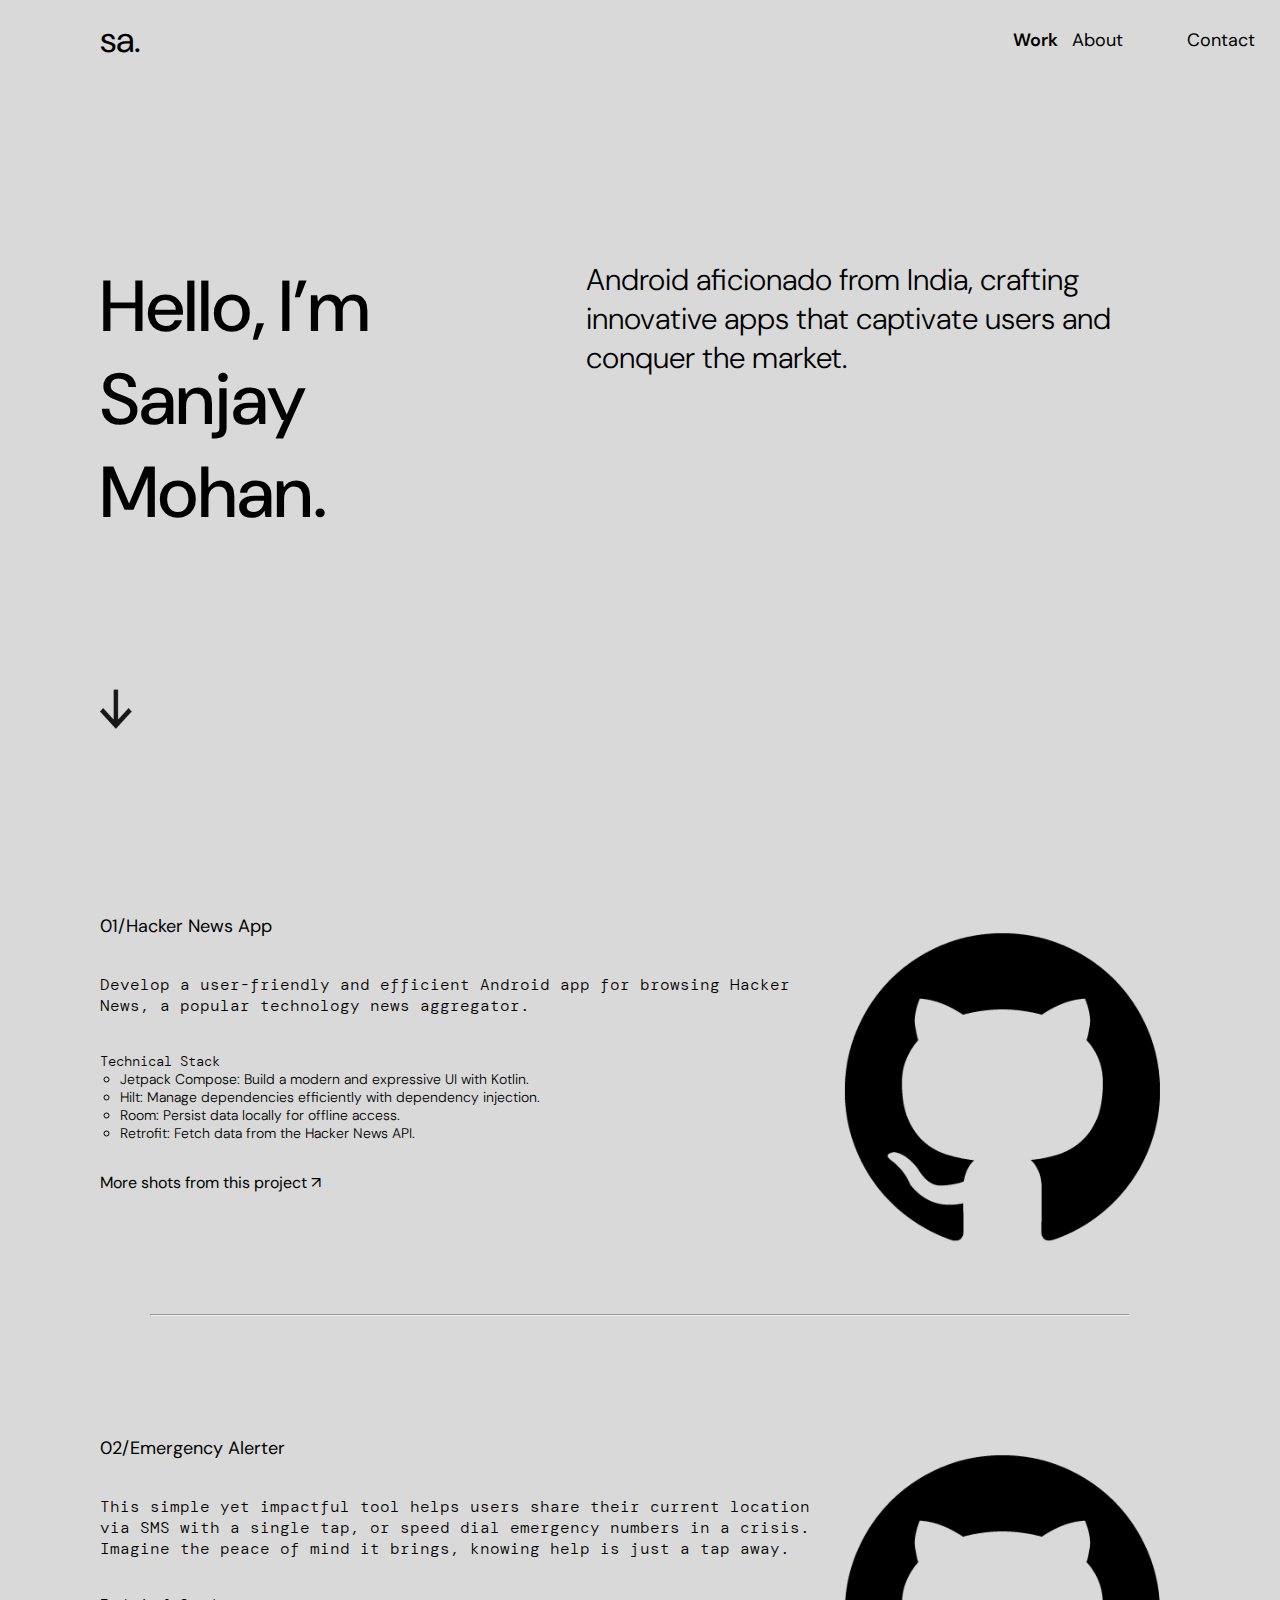
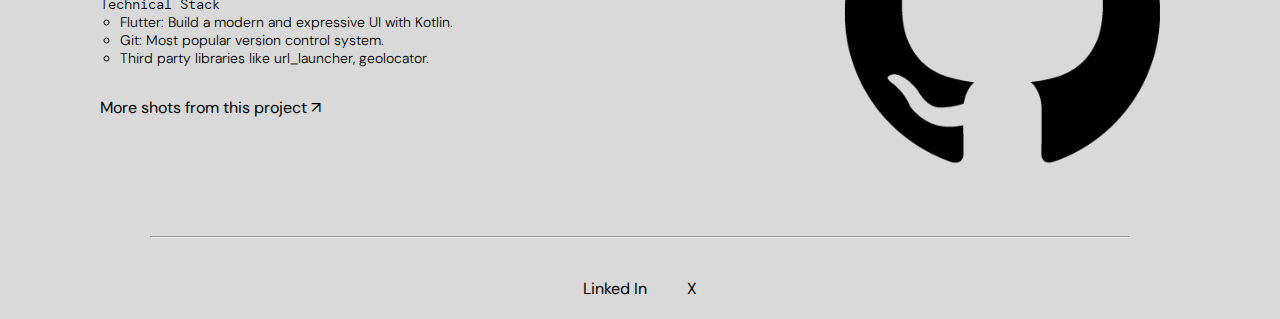
<file: index.html>
<!DOCTYPE html>
<html lang="en">

<head>
    <meta charset="UTF-8">
    <meta name="viewport" content="width=device-width, initial-scale=1.0">
    <title>Sanjay Mohan</title>
    <link rel="icon" type="image/x-icon" href="/images/favicon.ico">
    <link rel="stylesheet" href="styles.css">
    <script src="script.js"></script>
    <link rel="preconnect" href="https://fonts.googleapis.com">
    <link rel="preconnect" href="https://fonts.gstatic.com" crossorigin>
    <link
        href="https://fonts.googleapis.com/css2?family=DM+Sans:opsz,wght@9..40,300;9..40,400;9..40,500;9..40,600;9..40,700&display=swap"
        rel="stylesheet">
    <link rel="preconnect" href="https://fonts.googleapis.com">
    <link rel="preconnect" href="https://fonts.gstatic.com" crossorigin>
    <link href="https://fonts.googleapis.com/css2?family=DM+Mono:wght@300;400;500&display=swap" rel="stylesheet">
</head>
<div id="myOverlay" class="my_overlay" style="display: none;">
    <ul>
        <li><a href="/index.html" class="active">Work</a></li>
        <li> <a href="/about.html">About</a></li>
        <li><a href="/about.html#contact" class="contact">Contact</a></li>
    </ul>
    <div class="close_button" onclick="myFunction()">Close</div>
</div>
<body>

    <nav class="navbar">
        <label class="checkbtn"><a href="javascript:void(0);"   onclick="myFunction()">&#9776;</a></label>
        <label class="logo">sa.</label>
        <ul class="navbar_items">
            <li><a href="/index.html" class="active">Work</a></li>
            <li> <a href="/about.html">About</a></li>
            <li><a href="/about.html#contact" class="contact">Contact</a></li>
        </ul>
    </nav>

    
    <header class="title_header ">
        <div class="title_card ">
            <h2 class="title_name">Hello, I’m Sanjay Mohan.</h2>
            <p class="title_bio">Android aficionado from India, crafting innovative apps that captivate users and
                conquer the market.</p>
        </div>
        <image class="down_arrow_title" src="down_arrow.png"></image>
    </header>
    <main>
        <section class="project">
            <div>
                <h2 class="project_title">01/Hacker News App</h2>
                <p class="project_desc">Develop a user-friendly and efficient Android app for browsing Hacker News, a
                    popular technology news aggregator.</p>
                <p class="project_tech_stack">Technical Stack</p>
                <ul class="project_tools">
                    <li>Jetpack Compose: Build a modern and expressive UI with Kotlin.</li>
                    <li>Hilt: Manage dependencies efficiently with dependency injection.</li>
                    <li>Room: Persist data locally for offline access.</li>
                    <li>Retrofit: Fetch data from the Hacker News API.</li>
                </ul>
                <p class="project_more_details"><a  target="_blank" href="https://github.com/codebysanjay/HackerNews">More shots from this project ↗</a></p>
            </div>
            <div class="project_image_container">
                <img class="project_image" src="./images/github_icon.webp">
            </div>
        </section>
        <hr class="rounded divider">
        <section class="project">
            <div>
                <h2 class="project_title">02/Emergency Alerter</h2>
                <p class="project_desc">This simple yet impactful tool helps users share their current location via SMS with a single tap, or speed dial emergency numbers in a crisis. Imagine the peace of mind it brings, knowing help is just a tap away.</p>
                <p class="project_tech_stack">Technical Stack</p>
                <ul class="project_tools">
                    <li>Flutter: Build a modern and expressive UI with Kotlin.</li>
                    <li>Git: Most popular version control system.</li>
                    <li>Third party libraries like url_launcher, geolocator.</li>
                </ul>
                <p class="project_more_details"><a  target="_blank" href="https://github.com/codebysanjay/appathon">More shots from this project ↗</a></p>
            </div>
            <div class="project_image_container">
                <img class="project_image" src="./images/github_icon.webp">
            </div>
        </section>
        <hr class="rounded divider">
    </main>

    <footer>
        <div class="footer_container">
            <p><a href="https://www.linkedin.com/in/sanjay--mohan" target="_blank">Linked In</a></p>
            <p><a href="https://twitter.com/sanjaymohan17" target="_blank">X</a></p>
          </div>
    </footer>
    <div>

    </div>

</body>

</html>
</file>
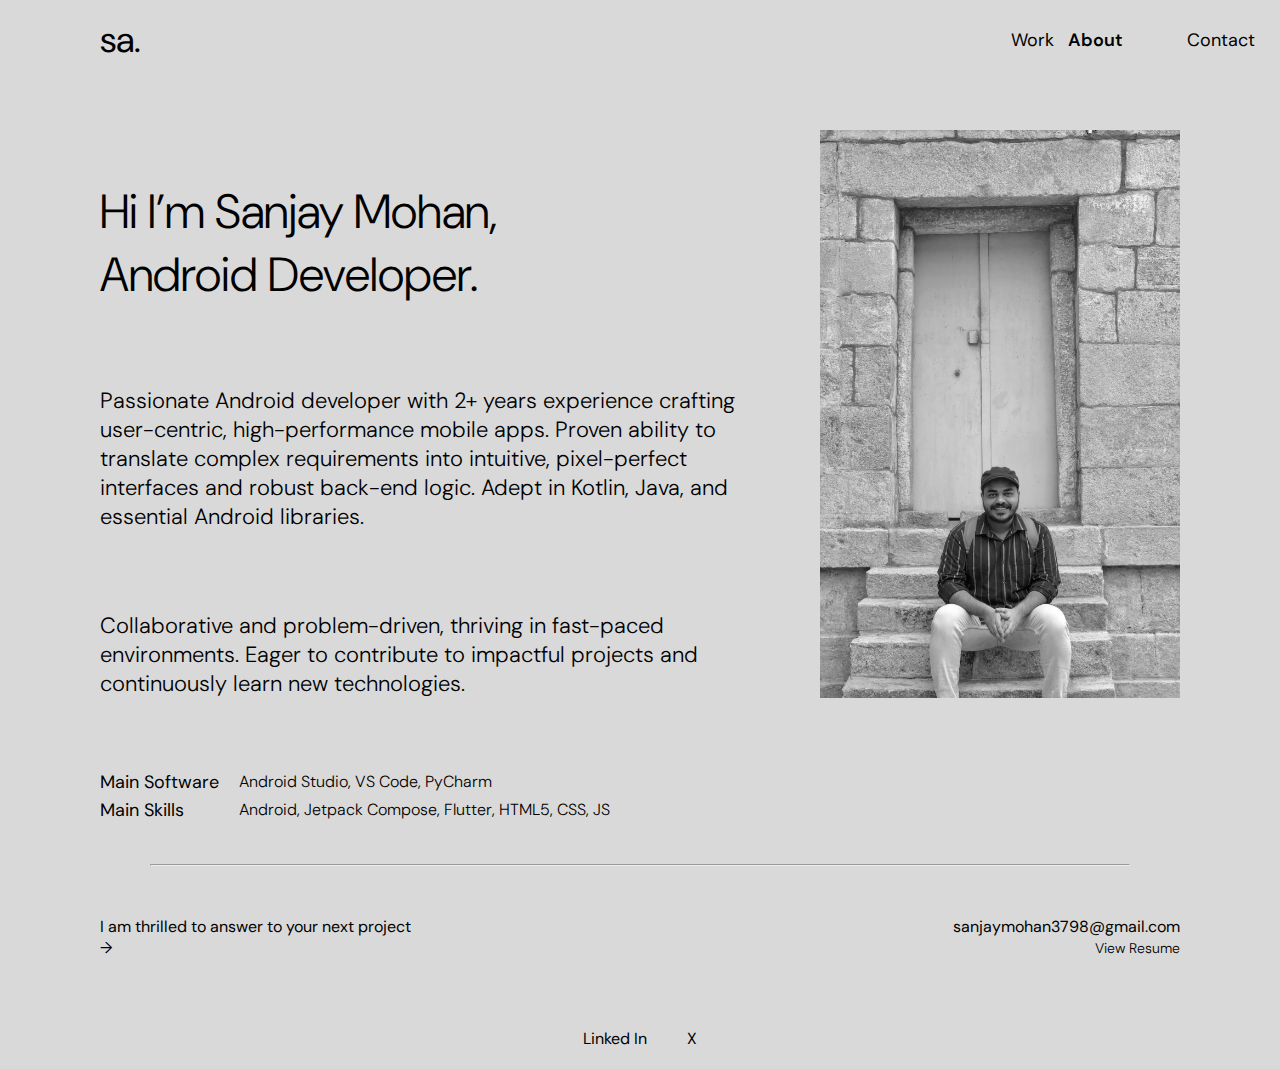
<file: about.html>
<!DOCTYPE html>
<html lang="en">
  <head>
    <meta charset="UTF-8" />
    <meta name="viewport" content="width=device-width, initial-scale=1.0" />
    <title>Sanjay Mohan</title>
    <link rel="stylesheet" href="styles.css" />
    <link rel="icon" type="image/x-icon" href="./images/favicon.ico">
    <script src="script.js"></script>
    <link rel="preconnect" href="https://fonts.googleapis.com" />
    <link rel="preconnect" href="https://fonts.gstatic.com" crossorigin />
    <link
      href="https://fonts.googleapis.com/css2?family=DM+Sans:opsz,wght@9..40,300;9..40,400;9..40,500;9..40,600;9..40,700&display=swap"
      rel="stylesheet"
    />
    <link rel="preconnect" href="https://fonts.googleapis.com" />
    <link rel="preconnect" href="https://fonts.gstatic.com" crossorigin />
    <link
      href="https://fonts.googleapis.com/css2?family=DM+Mono:wght@300;400;500&display=swap"
      rel="stylesheet"
    />
  </head>
  <div id="myOverlay" class="my_overlay" style="display: none">
    <ul>
      <li><a href="/index.html">Work</a></li>
      <li><a href="/about.html" class="active">About</a></li>
      <li><a href="#contact" onclick="myFunction()" class="contact">Contact</a></li>
    </ul>
    <div class="close_button" onclick="myFunction()">Close</div>
  </div>

  <body>
    <nav class="navbar">
      <label class="checkbtn"
        ><a
          href="javascript:void(0);"
          onclick="myFunction()"
          >&#9776;</a
        ></label
      >
      <label class="logo">sa.</label>
      <ul class="navbar_items">
        <li><a href="/index.html">Work</a></li>
        <li><a href="/about.html" class="active">About</a></li>
        <li><a href="#contact" class="contact">Contact</a></li>
      </ul>
    </nav>

    <header class="about_title_header">
      <div class="about_title_container">
        <div class="about_title_card">
          <h2 class="about_title_name">
            Hi I’m Sanjay Mohan, Android Developer.
          </h2>

          <div class="about_title_bio">
            <p>
              Passionate Android developer with 2+ years experience crafting
              user-centric, high-performance mobile apps. Proven ability to
              translate complex requirements into intuitive, pixel-perfect
              interfaces and robust back-end logic. Adept in Kotlin, Java, and
              essential Android libraries.
            </p>
            <p>
              Collaborative and problem-driven, thriving in fast-paced
              environments. Eager to contribute to impactful projects and
              continuously learn new technologies.
            </p>
          </div>
        </div>
        <div class="about_image_container">
          <img src="./images/image.png" class="my_image" />
        </div>
      </div>
    </header>

    <main>
      <section>
        <div class="about_tech_skills_container">
          <div class="about_tech_title">
            <p>Main Software</p>
            <p>Main Skills</p>
          </div>
          <div class="about_tech_names">
            <p>Android Studio, VS Code, PyCharm</p>
            <p>Android, Jetpack Compose, Flutter, HTML5, CSS, JS</p>
          </div>
        </div>
      </section>
      <hr class="rounded divider" />

      <section id="contact">
        <div class="about_contact_conatiner">
          <div class="call_next_project">
            <p>I am thrilled to answer to your next project</p>
            <p>→</p>
          </div>
          <div class="email_resume_conatiner">
            <p class="email_id"><a href="mailto:recipient@example.com?subject=My Subject&body=My message">sanjaymohan3798@gmail.com</a></p>
            <p class="resume"><a href="https://docs.google.com/document/d/1qYv8ftMjGdVsjRbajGBMXwpE12tFIFWZ/edit?usp=sharing&ouid=116612219043356397510&rtpof=true&sd=true"> View Resume</a></p>
          </div>
        </div>
      </section>
    </main>

    <footer>
        <div class="footer_container">
            <p><a href="https://www.linkedin.com/in/sanjay--mohan" target="_blank">Linked In</a></p>
            <p><a href="https://twitter.com/sanjaymohan17" target="_blank">X</a></p>
          </div>
    </footer>
    <div></div>
  </body>
</html>
</file>
<file: styles.css>
body {
  max-width: 100%;
}
* {
  padding: 0;
  margin: 0;
  text-decoration: none;
  list-style: none;
  background: #d9d9d9;
  font-family: "DM Sans", sans-serif;
}
.navbar a.active,
.navbar a:hover {
  font-weight: 600;
  transform: 0.5s;
}

nav {
  background: #d9d9d9;
  height: 80px;
}
label.logo {
  color: black;
  font-size: 36px;
  line-height: 80px;
  padding: 0 100px;
}
nav ul {
  float: right;
  margin-right: 20px;
  line-height: 80px;
}
nav ul li {
  display: inline-block;
  height: 80px;
  margin: 0 5px;
}

nav ul li a {
  color: black;
  font-size: 18px;
}

.contact {
  margin-left: 50px;
}
.title_header {
  margin: 180px 100px;
}
.title_card {
  display: flex;
  flex-direction: row;
}

.title_card .title_name {
  font-size: 72px;
  font-weight: 500;
  margin-right: 100px;
}
.title_card .title_bio {
  font-size: 30px;
  font-weight: 300;
  margin-left: 50px;
}
.down_arrow_title {
  margin-top: 150px;
  width: 32px;
  height: 40px;
}
.checkbtn {
  font-size: 35px;
  color: white;
  float: right;
  line-height: 80px;
}

/* Project css */
.project {
  margin: 120px 100px 50px 100px;
  display: flex;
  flex-direction: row;
}

.project_title {
  font-size: 18px;
  font-weight: 400;
}
.project_desc {
  font-family: "DM Mono", monospace;
  font-size: 16px;
  padding: 36px 0px;
  font-weight: 300;
}
.project_tech_stack {
  font-family: "DM Mono", monospace;
  font-size: 14px;
  font-weight: 300;
}
.project_tools {
  font-family: "DM Mono", monospace;
  font-size: 14px;
  font-weight: 300;
  padding-left: 20px;
}
.project_tools li {
  list-style: circle;
}
.project_image_container {
  width: 400px;
  height: auto;
  display: flex;
  justify-content: center;
}
.project_image {
  width: 350px;
  height: auto;
}
.project_more_details {
  margin-top: 30px;
}
.project_more_details a{
  color: black;
}
.project_more_details a:hover {
  transform: 0.5s;
  color: gray;
}

.divider {
  margin: 20px 150px;
}

/* Footer */

.footer_container {
  display: flex;
  flex-direction: row;
  max-width: 100%;
  justify-content: center;
}
.footer_container p {
  padding: 20px;
  justify-content: center;
}

/* About page */

/* About title */
.about_title_header {
  margin: 50px 100px;
}
.about_title_container {
  display: flex;
  flex-direction: row;
}
.about_image_container {
  text-align: center;
  flex: 1;
  justify-content: center;
  align-items: center;
  max-width: 100%;
}
.my_image {
  width: 100%;
  height: 100%;
  object-fit: cover;
  display: inline-block;
}
.about_title_card {
  flex: 2;
}
.about_title_name {
  margin-top: 50px;
  font-size: 48px;
  font-weight: 300;
  padding-right: 250px;
}

.about_title_bio p {
  font-size: 22px;
  font-weight: 300;
  margin-top: 80px;
  padding-right: 50px;
}

/* About tech skills */
.about_tech_skills_container {
  padding: 20px 100px;
  display: flex;
  flex-direction: row;
}

.about_tech_title {
  font-size: 18px;
  font-weight: 400;
  padding-right: 20px;
  line-height: 28px;
}
.about_tech_names p {
  font-size: 16px;
  font-weight: 300;
  line-height: 28px;
}

/* Contact */
.about_contact_conatiner {
  max-width: 100%;
  display: flex;
  flex-direction: row;
  padding-bottom: 50px;
  padding-top: 30px;
}
.call_next_project {
  padding: 0px 0px 0px 100px;
  flex: 1;
}
.email_resume_conatiner {
  padding: 0px 100px 0px 0px;
  display: block;
  flex: 1;
  max-width: 50%;
  justify-content: end;
}
.email_resume_conatiner p {
  text-align: end;
}
.resume a {
  font-size: 14px;
  font-weight: 300;
  color: black
}
.email_id a{
color: black;
}

/* Media Querry */

@media screen and (max-width: 920px) {
   .contact {
    margin-left: 0px;
  }
  .title_header {
    margin: 80px 50px;
  }
  .title_card {
    display: block;
  }
  .title_card .title_bio {
    font-size: 24px;
    font-weight: 300;
    margin-left: 0px;
    margin-top: 20px;
  }

  .project {
    margin: 120px 100px 50px 50px;
    display: block;
  }
  .project_image_container {
    max-width: 100%;
    display: flex;
    justify-content: center;
    margin-top: 40px;
    align-items: center;
  }
  .project_image {
    width: 100%;
    object-fit:contain;
    justify-content: center;
  }
}

@media screen and (max-width: 920px) {
  label.logo {
    color: black;
    font-size: 36px;
    line-height: 80px;
    padding: 0 50px;
  }
  .navbar .checkbtn {
    float: right;
    display: block;
    padding:0px 20px;
    font-size: 24px;
    size: 24px;
  }
  .checkbtn a{
    color: black;
    font-size: 24px;
  }
  .navbar_items {
    display: none;
  }
  .navbar .navbar_items{
    display: none;
  }
  .about_title_header {
    margin: 50px 50px;
  }
  .about_title_container {
    display: block;
    justify-content: center;
    align-items: center;
  }

  .about_image_container {
    display: block;
    justify-content: center;
    align-items: center;
    max-width: 100%;

    margin-top: 40px;
  }

  .my_image {
    width: 100%;
    height: 100%;
    object-fit: cover;
  }

  .about_contact_conatiner {
    max-width: 100%;
    display: flex;
    flex-direction: row;
    padding-bottom: 50px;
    padding-top: 30px;
  }
  .call_next_project {
    padding: 0px 0px 0px 50px;
    flex: 1;
  }
  .email_resume_conatiner {
    padding: 0px 50px 0px 0px;
    display: block;
    flex: 1;
    max-width: 50%;
    justify-content: end;
  }

  .about_tech_skills_container {
    padding: 20px 50px;
    display: flex;
    flex-direction: row;
  }
}

.my_overlay {
  position: fixed;
  top: 0;
  left: 0;
  width: 100%;
  height: 100%;
  background-color: #d9d9d9; /* This creates a semi-transparent background */
  display: flex;
  justify-content: center;
  align-items: center;
  flex-direction: column;
}

.my_overlay ul {
  list-style: none;
  padding: 0;
  margin: 0;
}

.my_overlay ul li {
  padding: 10px;
  margin-bottom: 10px;
  text-align: center;
  color: black;
  border-radius: 5px;
}
.my_overlay ul li a{
  color: black;
  font-weight: 400;
  font-size: 18px;
}
.my_overlay ul li a.active,
.my_overlay ul li a:hover {
  font-weight: 600;
  transform: 0.5s;
}
.checkbtn {
  display: none;
}
.close_button {
  position: absolute;
  top: 10px;
  right: 10px;
  background-color: #d9d9d9;
  color: black;
  padding: 0px 10px;
  border-radius: 5px;
  cursor: pointer;
  line-height: 60px;
}
.icon {
  position: absolute;
  right: 0;
  top: 0;
}

.email_id{
  word-wrap: break-word;
}

.footer_container a{
  color: black;
}
</file>
